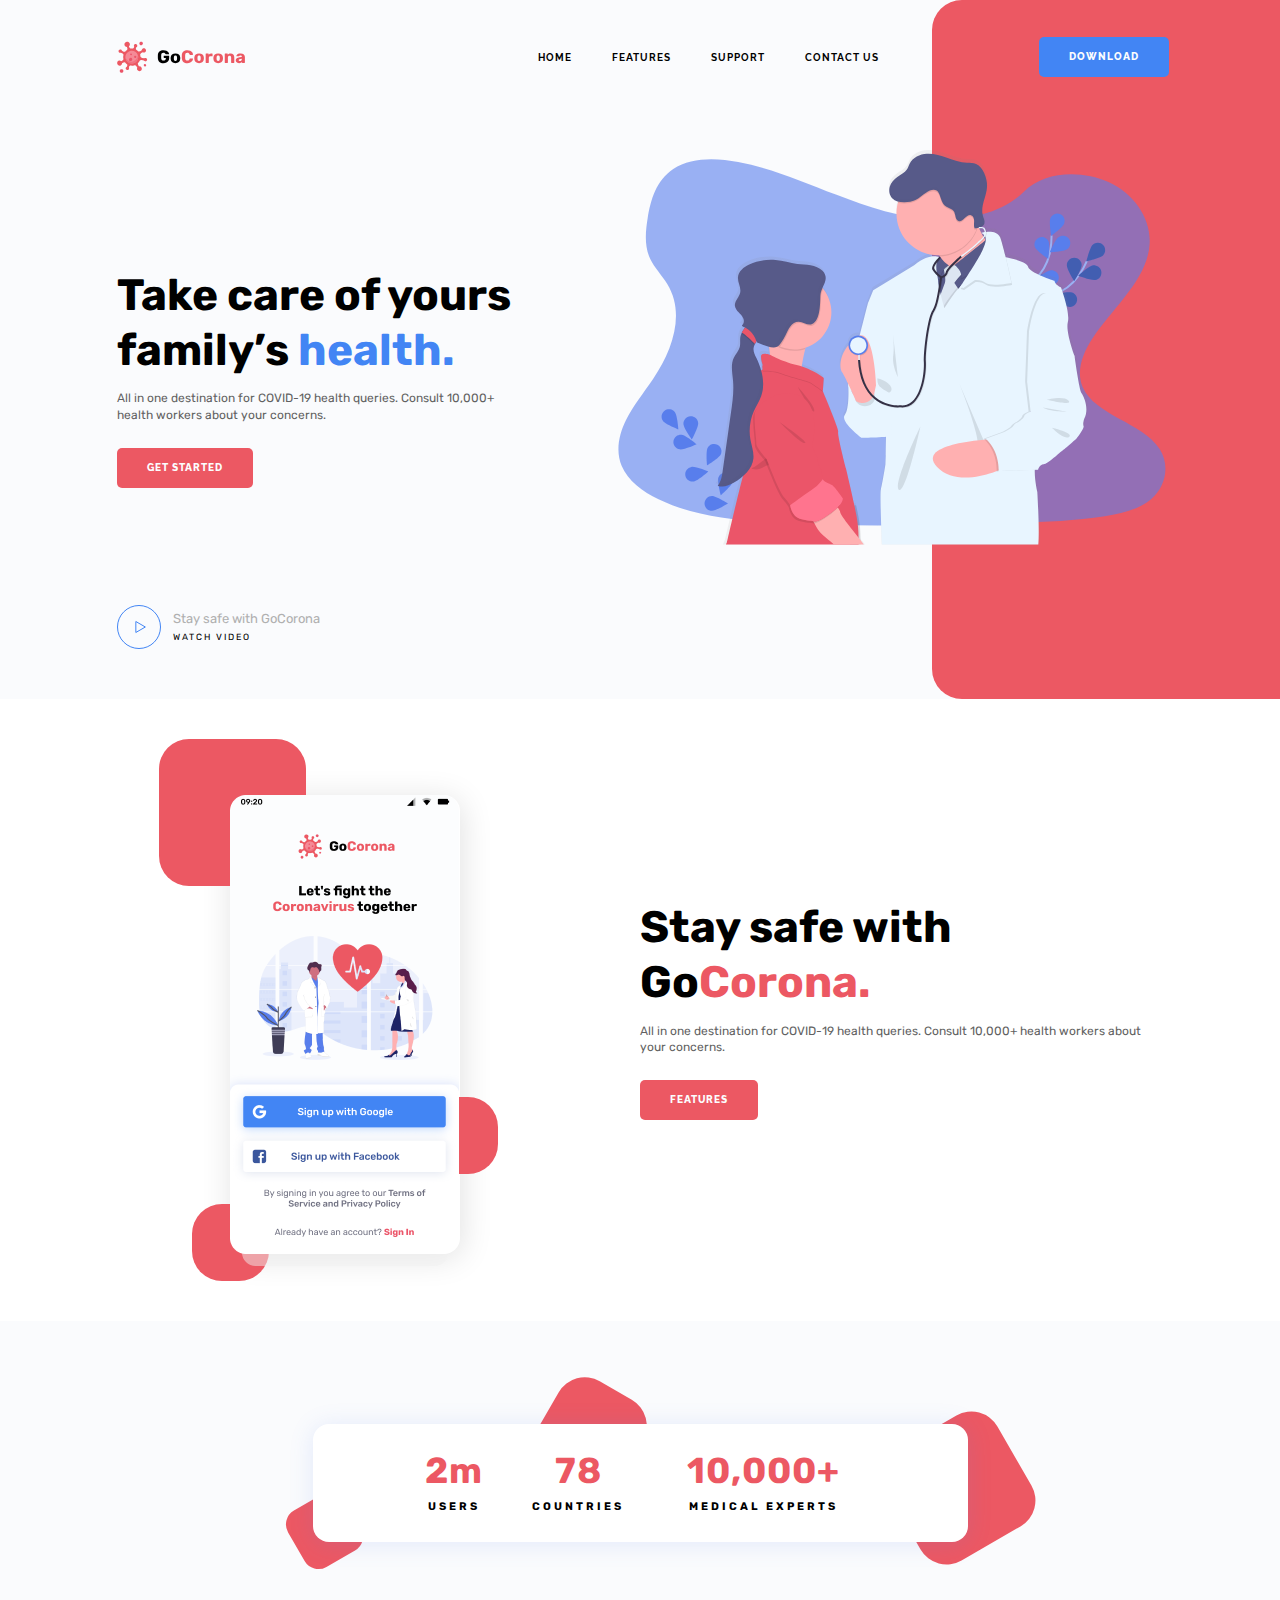
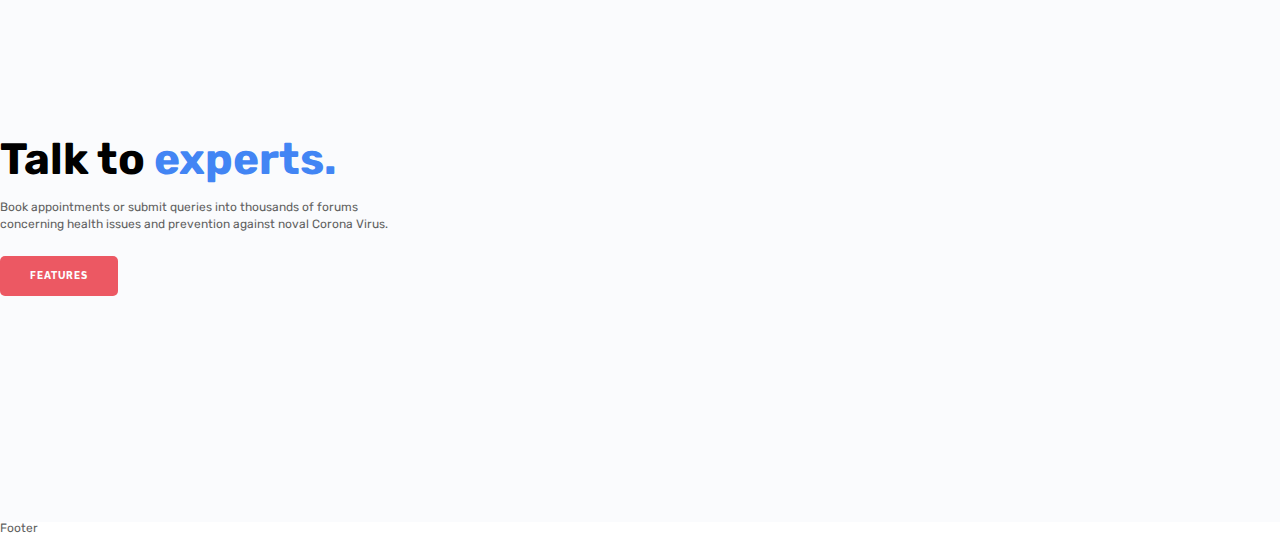
<file: Duble source/index.html>
<!DOCTYPE html>
<html lang="en">

<head>
    <meta charset="UTF-8">
    <meta http-equiv="X-UA-Compatible" content="IE=edge">
    <meta name="viewport" content="width=device-width, initial-scale=1.0">
    <link rel="stylesheet" href="css/style.css">
    <link rel="preconnect" href="https://fonts.googleapis.com">
    <link rel="preconnect" href="https://fonts.gstatic.com" crossorigin>
    <link href="https://fonts.googleapis.com/css2?family=Raleway:wght@700;800&family=Rubik:wght@400;700&display=swap"
        rel="stylesheet">
    <link rel="preconnect" href="https://fonts.googleapis.com">
    <link rel="preconnect" href="https://fonts.gstatic.com" crossorigin>
    <link href="https://fonts.googleapis.com/css2?family=Rubik:wght@400;700&display=swap" rel="stylesheet">
    <title>Gocorona</title>
</head>

<body>
    <div class="wrapper">
        <header id="open" class="header">
            <div id="close" class="header__container">
                <a href="#" class="header__logo">
                    <img src="img/Group 2_logo.svg" alt="Логтип GoCOroina">
                </a>
                <div class="header__menu menu">
                    <nav class="menu__body">
                        <ul class="menu__list">
                            <li class="menu__item"><a href="#" class="menu__link">HOME</a></li>
                            <li class="menu__item"><a href="#" class="menu__link">FEATURES</a></li>
                            <li class="menu__item"><a href="#" class="menu__link">SUPPORT</a></li>
                            <li class="menu__item"><a href="#" class="menu__link">CONTACT US</a></li>
                        </ul>
                    </nav>
                </div>

                <div class="header__button">
                    <a href="" class="button button__blue">DOWNLOAD</a>
                    <a href="#open" class="icon-menu"><span></span></a>
                    <a href="#close" class="close-icon-menu"><span></span></a>
                </div>
            </div>
        </header>
        <main class="main">
            <section class="get-started">
                <div class="get-started__container">
                    <div class="get-started__content">
                        <div class="get-started__block-text block-text">
                            <h1 class="block-text__title block-text__title_blue">
                                Take care of yours family’s <span>health.</span>
                            </h1>
                            <div class="block-text__text">All in one destination for COVID-19 health queries. Consult
                                10,000+ health workers about your concerns.</div>
                            <a href="" class="block-text__button button">GET STARTED</a>
                        </div>
                    </div>
                    <div class="get-started__image">
                        <img src="img/get-started__image/main_imge_doctor_and_girl.svg"
                            alt="Картинка с доктором и девочкой здесь должна быть">
                    </div>
                    <div class="get-started__video">
                        <a class=" video-get-started">
                            <div class="video-get-started__icon">
                                <img src="img/get-started__image/video-icon.svg" alt="Иконка видео воспроизведения">
                            </div>
                            <div class="video-get-started__body">
                                <div class="video-get-started__title">Stay safe with GoCorona</div>
                                <div class="video-get-started__text">Watch Video</div>
                            </div>
                        </a>
                    </div>
                </div>
            </section>

            <section class="stay-safe">
                <div class="stay-safe__container">
                    <div class="stay-safe__media">
                        <div class="media-stay-safe">
                            <div class="media-stay-safe__image">
                                <img src="img/stay-safe/app image.png" alt="Приложение демонстрационное">
                            </div>
                            <div class="media-stay-safe__item media-stay-safe__item__1"></div>
                            <div class="media-stay-safe__item media-stay-safe__item__2"></div>
                            <div class="media-stay-safe__item media-stay-safe__item__3"></div>
                        </div>
                    </div>
                    <div class="stay-safe__content">
                        <div class="stay-safe__block-text block-text">
                            <h2 class="block-text__title block-text">
                                Stay safe with Go<span>Corona.</span>
                            </h2>
                            <div class="block-text__text">All in one destination for COVID-19 health queries. Consult
                                10,000+ health workers
                                about your concerns.</div>
                            <a href="" class="block-text__button button">Features</a>
                        </div>
                    </div>
                </div>
            </section>
            <section class="experts">
                <div class="experts__container">
                    <div class="experts__statistics statistics-experts">
                        <div class="statistics-experts__body body-statistics-experts">
                            <div class="body-statistics-experts__item">
                                <div class="body-statistics-experts__value">2m</div>
                                <div class="body-statistics-experts__text">Users</div>
                            </div>
                            <div class="body-statistics-experts__item">
                                <div class="body-statistics-experts__value">78</div>
                                <div class="body-statistics-experts__text">Countries</div>
                            </div>
                            <div class="body-statistics-experts__item">
                                <div class="body-statistics-experts__value">10,000+</div>
                                <div class="body-statistics-experts__text">Medical experts</div>
                            </div>
                        </div>
                        <div class="statistics-experts__decor statistics-experts__decore__1"></div>
                        <div class="statistics-experts__decor statistics-experts__decore__2"></div>
                        <div class="statistics-experts__decor statistics-experts__decore__3"></div>
                    </div>
                </div>
                <div class="experts__body">
                    <div class="experts__content">
                        <div class="experts__block-text block-text">
                            <h2 class="block-text__title block-text__title_blue">
                                Talk to <span>experts.</span>
                            </h2>
                            <div class="block-text__text">Book appointments or submit queries into thousands of forums
                                concerning health issues and prevention against noval
                                Corona Virus.</div>
                            <a href="" class="block-text__button button">Features</a>
                        </div>
                    </div>
                    <div class="experts__video">
                        <iframe src="https://www.youtube.com/embed/8UOi5jzWT-o" title="YouTube video player"
                            frameborder="0" allow="accelerometer; autoplay; clipboard-write; encrypted-media; gyroscope; picture-in-picture"
                            allowfullscreen></iframe>
                    </div>
                </div>

            </section>
        </main>
        <footer class="footer">Footer</footer>
    </div>
</body>

</html>
</file>
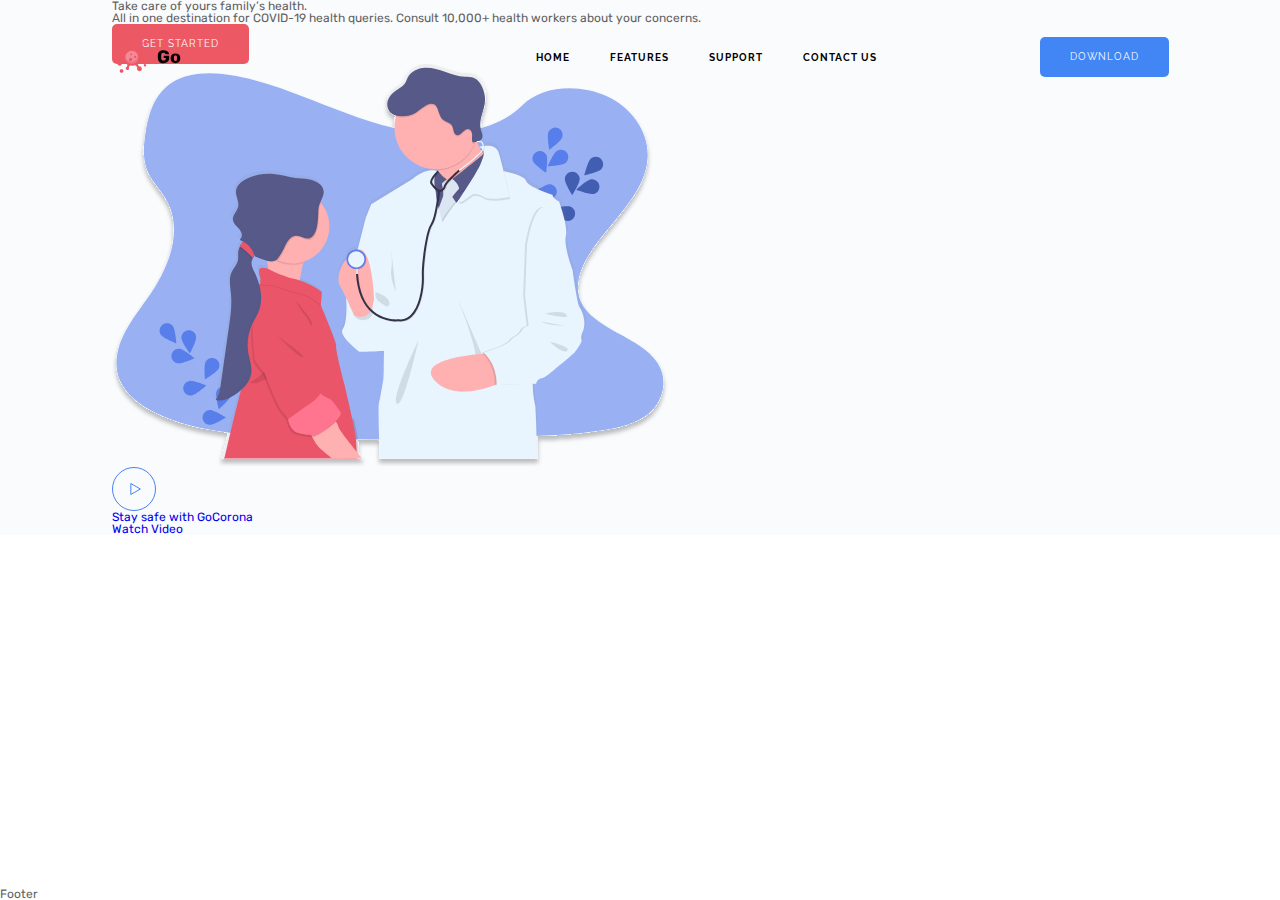
<file: source/index.html>
<!DOCTYPE html>
<html lang="en">

<head>
    <meta charset="UTF-8">
    <meta http-equiv="X-UA-Compatible" content="IE=edge">
    <meta name="viewport" content="width=device-width, initial-scale=1.0">
    <link rel="stylesheet" href="css/style.css">
    <link rel="preconnect" href="https://fonts.googleapis.com">
    <link rel="preconnect" href="https://fonts.gstatic.com" crossorigin>
    <link href="https://fonts.googleapis.com/css2?family=Raleway:wght@700;800&family=Rubik:wght@400;700&display=swap"
        rel="stylesheet">
    <link rel="preconnect" href="https://fonts.googleapis.com">
    <link rel="preconnect" href="https://fonts.gstatic.com" crossorigin>
    <link href="https://fonts.googleapis.com/css2?family=Rubik:wght@400;700&display=swap" rel="stylesheet">
    <title>Gocorona</title>
</head>

<body>
    <div class="wrapper">
        <header id="open" class="header">
            <div id="close" class="header__container">
                <a href="#" class="header__logo">
                    <img src="/source/img/Group 2.svg" alt="Логотип GoCOrona">
                </a>
                <div class="header__menu menu">
                    <nav id="menu" class="menu__body">
                        <ul class="menu__list">
                            <li class="menu__item"><a href="#" class="menu__link">HOME</a></li>
                            <li class="menu__item"><a href="#" class="menu__link">FEATURES</a></li>
                            <li class="menu__item"><a href="#" class="menu__link">SUPPORT</a></li>
                            <li class="menu__item"><a href="#" class="menu__link">CONTACT US</a></li>
                        </ul>
                    </nav>
                </div>

                <div class="header__button">
                    <a href="#" class="button button_blue">DOWNLOAD</a>
                    <a href="#open" class="icon-menu"><span></span></a>
                    <a href="#close" class="close-icon-menu"></a>
                </div>
            </div>
        </header>
        <main class="main">
            <section class="get_started">
                <div class="get-started__container">
                    <div class="get-started__content">
                        <div class="block-text">
                            <h1 class="block-text__title block-text__title_blue">
                                Take care of yours family’s <span>health</spon>.
                            </h1>
                            <div class="block-text__text">
                                All in one destination for COVID-19 health queries. Consult 10,000+ health workers about
                                your concerns.
                            </div>
                            <a href="#" class="block-text__button button">GET STARTED</a>
                        </div>

                    </div>
                    <div class="get-started__image">
                        <img src="img/get-started__image/Group 14.svg" alt="Картинка доктора с малой">
                    </div>

                    <a href="#" class="get-started__video video-get-started">
                        <div class="video-get-started__icon">
                            <img src="img/get-started__image/Group 23.svg" alt="Кнопка Play">
                        </div>
                        <div class="video-get-started__body">
                            <div class="video-get-started__title">Stay safe with GoCorona</div>
                            <div class="video-get-started__text">Watch Video</div>
                        </div>
                    </a>
                </div>
            </section>
        </main>
        <footer class="footer">
            Footer
        </footer>

    </div>
</body>

</html>
</file>
<file: Duble source/css/style.css>
/*Обнуление*/
* {
    padding: 0;
    margin: 0;
    border: 0;
}

*,
*:before,
*:after {
    -moz-box-sizing: border-box;
    -webkit-box-sizing: border-box;
    box-sizing: border-box;
}

:focus,
:active {
    outline: none;
}

a:focus,
a:active {
    outline: none;
}

nav,
footer,
header,
aside {
    display: block;
}

html,
body {
    height: 100%;
    width: 100%;
    font-size: 100%;
    line-height: 1;
    font-size: 14px;
    -ms-text-size-adjust: 100%;
    -moz-text-size-adjust: 100%;
    -webkit-text-size-adjust: 100%;
}

input,
button,
textarea {
    font-family: inherit;
}

input::-ms-clear {
    display: none;
}

button {
    cursor: pointer;
}

button::-moz-focus-inner {
    padding: 0;
    border: 0;
}

a,
a:visited {
    text-decoration: none;
}

a:hover {
    text-decoration: none;
}

ul li {
    list-style: none;
}

img {
    vertical-align: top;
}

h1,
h2,
h3,
h4,
h5,
h6 {
    font-size: inherit;
    font-weight: inherit;
}

/*--------------------*/
html,
body {
    height: 100;
    line-height: 1;
}

body {
    font-family: Rubik;
    font-size: 12px;
    color: #616161;
}

.wrapper {
    overflow: hidden;
    display: flex;
    flex-direction: column;
    min-height: 100%;

}

.main {
    flex: auto;
}

/* --------------------- */
[class*="__container"] {
    max-width: 1087px;
    margin: 0 auto;
    padding: 0 15px;
}

/* Desktop */
@media (max-width: 1087px) {
    [class*="__container"] {
        max-width: 970px;
    }
}

/* Tablet */
@media (max-width: 991.98px) {
    [class*="__container"] {
        max-width: 750px;
    }
}

/* Mobile */
@media (max-width: 767.98px) {
    [class*="__container"] {
        max-width: none;
    }
}

/* Mobile Small */
@media (max-width: 479.98px) {}

.header {
    position: absolute;
    width: 100%;
    top: 0;
    left: 0;
    z-index: 50;
}

.header__container {
    display: flex;
    height: 114px;
    align-items: center;
}

.header__logo {
    position: relative;
    z-index: 5;
}

.header__menu {
    flex: 1 1 auto;
    justify-content: flex-end;

}

.header__button {
    flex: 0 0 250px;
    display: flex;
    justify-content: flex-end;
}

/* ----------------- */
.menu {
    display: flex;
    justify-content: flex-end;
}

.menu__list {
    display: flex;
}

.menu__item {
    margin: 0px 40px 0px 0px;
}

.menu__link {
    font-family: Raleway;
    text-transform: uppercase;
    font-weight: 700;
    font-size: 10px;
    line-height: 1.2;
    color: #000;
    letter-spacing: 1px;
}

.menu__link:hover {
    text-decoration: underline;
}

@media (max-width: 991.98px) {
    .header__container {
        min-height: 80px;
    }

    .header__button {
        flex: 0 0 170px;
    }

    .menu__item {
        margin: 0 30px 0 0;
    }
}

@media (max-width: 767.98px) {
    .menu__body {
        position: fixed;
        top: 0;
        left: -100%;
        width: 100%;
        height: 100%;
        overflow: auto;
        background-color: #fff;
        padding: 90px 15px 30px 15px;
        transition: left 0.3s ease 0s;
    }

    .header:target .menu__body {
        left: 0;
    }

    .header:target .menu__body::before {
        content: "";
        position: fixed;
        top: 0;
        left: 0;
        height: 80px;
        width: 100%;
        background-color: #fff;

    }

    .menu__list {
        flex-direction: column;
        justify-content: center;
        align-items: center;
    }

    .menu__item {
        margin: 0 0 25px 0;
    }

    .menu-item:last-child {
        margin-bottom: 0;
    }

    .menu__link {
        /* color: #fff; */
        font-size: 20px;
    }
}

@media (max-width: 479.98px) {
    .header__logo {
        flex: 0 0 40px;
        overflow: hidden;
    }
}

/* --------------*/
.button {
    display: inline-block;
    font-family: Raleway;
    text-transform: uppercase;
    font-weight: 800;
    font-size: 10px;
    line-height: 12px;
    letter-spacing: 1px;
    color: #FCFDFE;
    padding: 14px 30px 14px 30px;
    border-radius: 5px;
    background-color: #EC5863;
    transition: background-color 0.3s ease 0s;
}

.button:hover {
    background-color: #ef878e;
}

.button__blue {
    background-color: #4285F4;
}

.button__blue:hover {
    background-color: #7ea2dc;
}

/* ----------------------- */
.icon-menu {
    display: none;
}

@media (max-width: 767.98px) {

    .close-icon-menu,
    .icon-menu {
        display: flex;
        position: relative;
        flex: 0 0 30px;
        height: 18px;
        flex-direction: column;
        justify-content: space-between;
        margin: 0 0 0 20px;
    }

    .icon-menu::before,
    .icon-menu::after {
        content: "";
        background-color: #000;
        height: 2px;
    }

    .icon-menu span {
        height: 2px;
        background-color: #000;
    }

    .close-icon-menu {
        display: none;
    }

    .close-icon-menu::before,
    .close-icon-menu::after {
        content: "";
        background-color: #000;
        height: 2px;
        transform-origin: 0 0;
    }

    .close-icon-menu::before {
        transform: rotate(35deg);
    }

    .close-icon-menu::after {
        transform: rotate(-35deg);
    }

    .header:target .icon-menu {
        display: none;
    }

    .header:target .close-icon-menu {
        display: flex;
    }
}

/* ---------------------------------------------------------- */

.block-text {}

.block-text__title {
    font-weight: 700;
    font-size: 44px;
    line-height: 126%;
    color: #000;
}

.block-text__title:not(:last-child) {
    margin: 0 0 12px 0;
}

.block-text__title span {
    color: #EC5863;

}

.block-text__title_blue span {
    color: #4285F4;
    ;
}

.block-text__text {
    line-height: 138.5%;
}

.block-text__text:not(:last-child) {
    margin: 0 0 24px 0;
}

.block-text__button {}

/* ----------------------------------------------------------- */
.get-started {
    background-color: #FAFBFD;

}

.get-started__container {
    padding: 150px 0px 50px 0px;
    display: flex;
    align-items: center;
    flex-wrap: wrap;
    position: relative;
}

.get-started__container::before {
    content: "";
    position: absolute;
    width: 100vw;
    height: 100%;
    right: 252px;
    top: 0;
    transform: translate(100%, 0);
    border-radius: 30px 0 0 30px;
    background-color: #EC5863;
}

@media (max-width: 991.98px) {
    .get-started__container::before {
        right: 170px;
    }
}

.get-started__content {
    flex: 0 1 48%;
    padding: 0 0 0 20px;
}

.get-started__block-text {
    max-width: 410px;
}

.get-started__image {
    flex: 0 1 52%;
    position: relative;
    z-index: 2;
}

.get-started__image:not(:last-child) {
    margin: 0 0 60px 0;
}

.get-started__image img {
    max-width: 100%;
}

.get-started__video {
    flex: 1 1 100%;
    padding: 0 0 0 20px;
}

.video-get-started {
    display: inline-flex;
    align-items: center;
}

.video-get-started__icon {
    flex: 0 0 44px;
}

.video-get-started__body {
    padding: 0 0 0 12px;
}

.video-get-started__title {
    color: #B0B0B0;
    font-size: 13px;
    line-height: 126%;
}

.video-get-started__title:not(:last-child) {
    margin: 0 0 5px 0;
}

.video-get-started__text {
    font-weight: 400;
    font-size: 9px;
    color: #000;
    line-height: 126%;
    letter-spacing: 2px;
    text-transform: uppercase;
}

/* ---------------------------- */
.stay-safe {
    padding: 80px 0;
}

.stay-safe__container {
    display: flex;
    align-items: center;
}

.stay-safe__media {
    flex: 0 1 50%;
    padding: 0 0 0 47px;
}

.stay-safe__content {
    flex: 0 1 50%;
}

.stay-safe__block-text {}

.media-stay-safe {
    width: 373px;
    padding: 56px 0 27px 0;
    text-align: center;
    position: relative;
}

.media-stay-safe__image {
    display: inline-block;
    box-shadow: 2px 4px 32px rgba(0, 0, 0, 0.12);
    border-radius: 16px;
    position: relative;
    width: 61.5%;
}

.media-stay-safe__image img {
    position: relative;
    z-index: 5;
    max-width: 100%;
}

.media-stay-safe__image::after {
    content: "";
    position: absolute;
    bottom: -12px;
    left: 12px;
    width: 206px;
    height: 27px;
    z-index: 2;
    background: rgba(240, 240, 240, 0.49);
    border-radius: 16px;
}

.media-stay-safe__item {
    position: absolute;
    background-color: #EC5863;
    border-radius: 30px;
    width: 77px;
    height: 77px;
}

.media-stay-safe__item__1 {
    top: 0;
    left: 0;
    width: 147px;
    height: 147px;
}

.media-stay-safe__item__2 {
    bottom: 0;
    left: 33px;
}

.media-stay-safe__item__3 {
    bottom: 107px;
    right: 34px;
}

@media (min-width: 991.98px) {
    .stay-safe {
        padding: 40px 0;
    }
}

@media (min-width: 991.98px) {
    .stay-safe__media {
        padding: 0 0 0 47px;
    }
}

@media (max-width: 768.98px) {
    .stay-safe__media {
        padding: 30px 0;
    }

    .stay-safe__container {
        flex-direction: column-reverse;
    }

    .stay-safe__content {
        margin: 0 0 30px 0;
    }
}

@media (max-width: 479.98px) {
    .media-stay-safe {
        width: 290px;
    }
}

/* ---------------------- */
.experts {
    background-color: #FAFBFD;
    padding: 103px 0 116px 0;
}

.experts__container {}

.experts__statistics {}

.experts__block-text {
    max-width: 400px;
}

.statistics-experts {
    max-width: 655px;
    margin: 0 auto;
    position: relative;
}

.experts__body {
    display: flex;
    align-items: center;
}
.experts__content {
    flex: 0 1 50%;
}
.experts__video {
    flex: 0 1 50%;
    padding: 0 0 30% 0;
    position: relative;
}

.experts__video iframe {
    position: absolute;
    width: 100%;
    height: 100%;
    top: 0;
    left: 0;
    object-fit: cover;
}

.statistics-experts__body {
    background-color: #fff;
    box-shadow: 0px 2px 24px rgba(88, 126, 236, 0.15);
    border-radius: 16px;
    position: relative;
    z-index: 2;
    margin: 0 0 80px 0;
}

.statistics-experts__decor {
    position: absolute;
    background-color: #EC5863;
    border-radius: 30px;
}

.statistics-experts__decore__1 {
    width: 65px;
    height: 65px;
    transform: rotate(-30deg);
    bottom: -21px;
    left: -21px;
    border-radius: 16px;
}

.statistics-experts__decore__2 {
    width: 97px;
    height: 97px;
    right: 50%;
    top: -40px;
    transform: rotate(30deg);
}

.statistics-experts__decore__3 {
    width: 128px;
    height: 128px;
    right: -55px;
    top: 0px;
    transform: rotate(-30deg);
}


.body-statistics-experts {
    padding: 25px 80px;
    display: flex;
    align-items: center;
}

.body-statistics-experts__item {
    flex: 0 1 25%;
    text-align: center;
}

.body-statistics-experts__item:last-child {
    flex: 1 1 50%;
}

.body-statistics-experts__value {
    font-weight: 700;
    font-size: 36px;
    line-height: 1.2;
    letter-spacing: 1px;
    color: #EC5863;
    margin-bottom: 5px;
}

.body-statistics-experts__text {
    font-weight: 700;
    font-size: 11px;
    line-height: 1.8;
    letter-spacing: 3px;
    text-transform: uppercase;
    font-feature-settings: 'pnum' on, 'lnum' on;
    color: #000000;
}
</file>
<file: source/css/style.css>
/*Обнуление*/
*{padding: 0;margin: 0;border: 0;}
*,*:before,*:after{-moz-box-sizing: border-box;-webkit-box-sizing: border-box;box-sizing: border-box;}
:focus,:active{outline: none;}
a:focus,a:active{outline: none;}
nav,footer,header,aside{display: block;}
html,body{height:100%;width:100%;font-size:100%;line-height:1;font-size:14px;-ms-text-size-adjust:100%;-moz-text-size-adjust:100%;-webkit-text-size-adjust:100%;}
input,button,textarea{font-family:inherit;}
input::-ms-clear{display: none;}
button{cursor: pointer;}
button::-moz-focus-inner{padding:0;border:0;}
a,a:visited{text-decoration: none;}
a:hover{text-decoration: none;}
ul li{list-style: none;}
img{vertical-align: top;}
h1,h2,h3,h4,h5,h6{font-size:inherit;font-weight: inherit;}
/*--------------------*/
html,
body {
    height: 100;
    line-height: 1;
}

body {
    font-family: Rubik;
    font-size: 12px;
    color: #616161;
} 

/* --------------------- */
.wrapper {
    overflow: hidden;
    display: flex;
    flex-direction: column;
    min-height: 100%;

}

/* ------------------ */

.main {
    flex: 1 1 auto;
}
[class*="__container"] {
    max-width: 1087px;
    margin: 0px auto;
    padding: 0px 15px;
}
/* PC */
@media (max-wdth: 1057px) {
    [class*="__container"] {
        max-width: 970px;
    }
}
/* TABLET */
@media (max-wdth: 991.98px) {
    [class*="__container"] {
        max-width: 750px;
    }
}
/* MOBILE */
@media (max-wdth: 767.98px) {
    [class*="__container"] {
        max-width: none;
    }
}
/* OBIL SMALL */
@media (max-width: 479.98px) {

}

.header {
    position: absolute;
    width: 100%;
    top: 0;
    left: 0;
    z-index: 50;
}
.header__container {
    display: flex;
    min-height: 114px;
    align-items: center; 
}
.header__logo {
    position: relative;
    z-index: 5;
}
.header__menu {
    flex: 1 1 auto;
}
@media (max-width: 991.98) {
    .header__button {
        flex: 0 0 170px;
    }

}
/* ----------------- */
.menu {
    display: flex;
    justify-content: flex-end;
}
.menu__list {
    display: flex;
}
.menu__item {
    margin: 0px 40px 0px 0px;
}
.menu__link{
    font-family: Raleway;
    text-transform: uppercase;
    font-weight: 700;
    font-size: 10px;
    line-height: 1.2;
    color: #000;
    letter-spacing: 1px;
}
.menu__link:hover {
    text-decoration: underline;
}
.header__button {
    position: relative;
    z-index: 5;
    flex: 0 0 252px;
    display: flex;
    justify-content: flex-end;
    align-items: center;
}

@media (max-width: 991.98px) {
    .header__container {
        min-height: 80px;
    }
    .header__button {
        flex: 0 0 150px;
    }
    .menu__item {
        margin: 0px 30px 0px 0px;
    }
}
@media (max-width: 767.98px) {
    .menu__body {
        position: fixed;
        top: 0;
        left: -100%;
        width: 100%;
        height: 100%;
        overflow: auto;
        background-color: #fff;
        padding: 80px 15px 30px 15px;
        transition: left 0.3s ease 0s;
    }
    .header:target .menu__body {
        left: 0;
    }
    .header:target .menu__body::before {
        content: "";
        position: fixed;
        top: 0;
        left: 0;
        height: 80px;
        width: 100%;
        background-color: #fff;
    }
    .menu__list {
        flex-direction: column;
        justify-content: center;
        align-items: center;
    }
    .menu-item {
        margin: 0px 0 25px 0;
    }
    .menu__link{
        /* color: #fff; */
        font-size: 20px;
    }
    .header__button .button {
        padding: 14px 20px; 
    }
    .header__logo {
        flex: 0 0 40px;
        overflow: hidden;
    }
}
@media (max-width: 479.98px) {
     .header__logo {
        flex: 0 0 40px;
        overflow: hidden;
    }
}


/* ------------------------------ */
.button {
    display: inline-block;
    font-family: Raleway;
    text-transform: uppercase;
    font-weight: 800px;
    font-size: 10px;
    line-height: 12px;
    letter-spacing: 1px;
    color: #FCFDFE;
    padding: 14px 30px;
    border-radius: 5px;
    background-color: #EC5863;
    transition: all 0.3s ease 0s;
}
.button:hover{
    background-color: #eb9ca2;
}
.button_blue {
    background-color: #4285F4;
}
.button_blue:hover{
    background-color: #8aade4;
}
/* ---------------------------------------- */
.close-icon-menu,
.icon-menu {
    display: none;
}

@media (max-width: 767.98px) {

    .icon-menu{
        display: flex;
        position: relative;
        flex: 0 0 30px;
        height: 30px;
        flex-direction: column;
        justify-content: space-between;
        margin: 0 0 0 20px;
    }
    .icon-menu::before,
    .icon-menu::after {
        content: "";
        background-color: #000;
        height: 2px;
    }
    .icon-menu span {
        height: 2px;
        background-color: #000;
    }
    .close-icon-menu {
        flex: 0 0 30px;
        height: 30px;
        position: relative;
        margin: 0 0 0 20px;
    }
    .close-icon-menu::before, 
    .close-icon-menu::after {
        content: "";
        position: absolute;
        top: 50%;
        left: 0%;
        width: 100%;
        background-color: #000;
        height: 2px;

    }
    .close-icon-menu::before {
        transform: rotate(-45deg);
    }
    .close-icon-menu::after {
        transform: rotate(45deg);
    }
    .header:target .icon-menu {
        display: none;
    }
    .header:target .close-icon-menu {
        display: flex;
    }
}

/*=========================================================================*/

.get_started {
    background-color: #FAFBFD;
}
.get-started__container {
}
.get-started__content {
}
.block-text {
}
.block-text__title {
}
.block-text__title_blue {
}
.block-text__text {
}
.block-text__button {
}
.button {
}
.get-started__image {
}
.get-started__video {
}
.video-get-started {
}
.video-get-started__icon {
}
.video-get-started__body {
}
.video-get-started__title {
}
.video-get-started__text {
}
</file>
